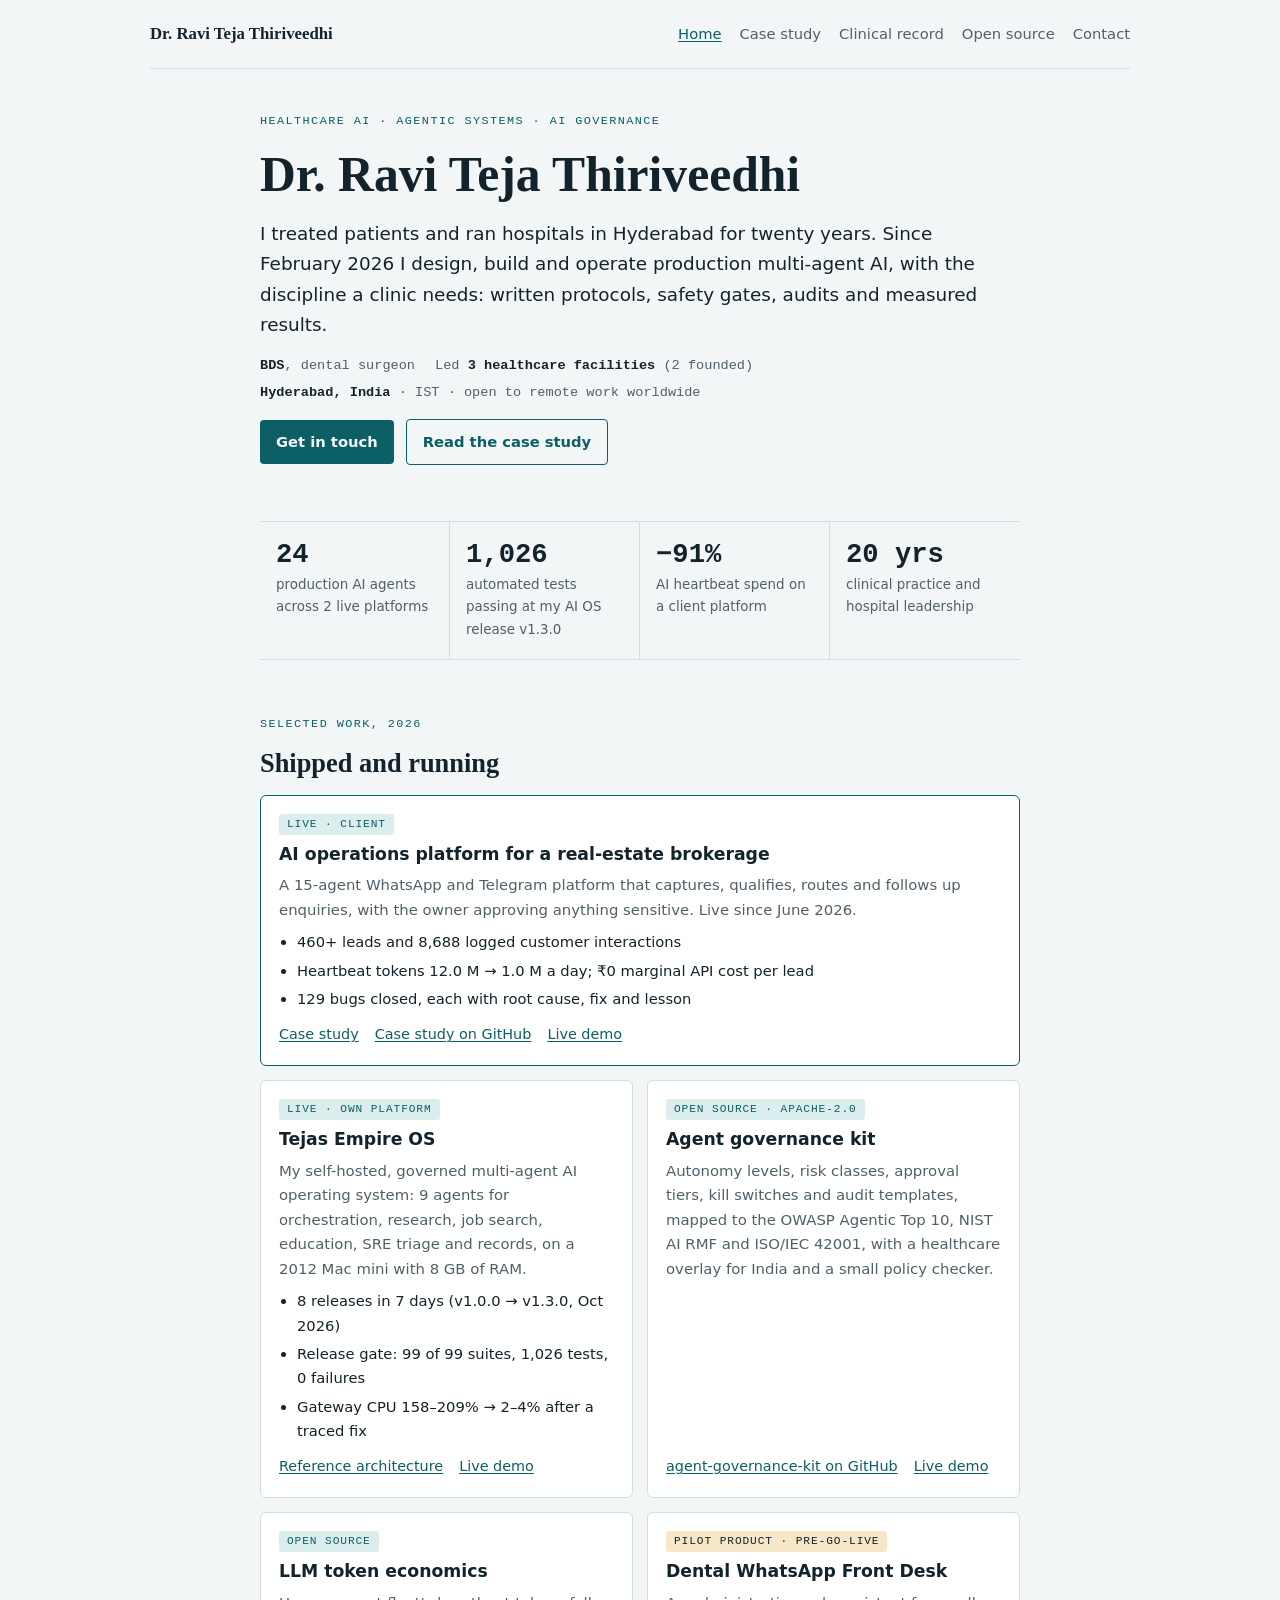
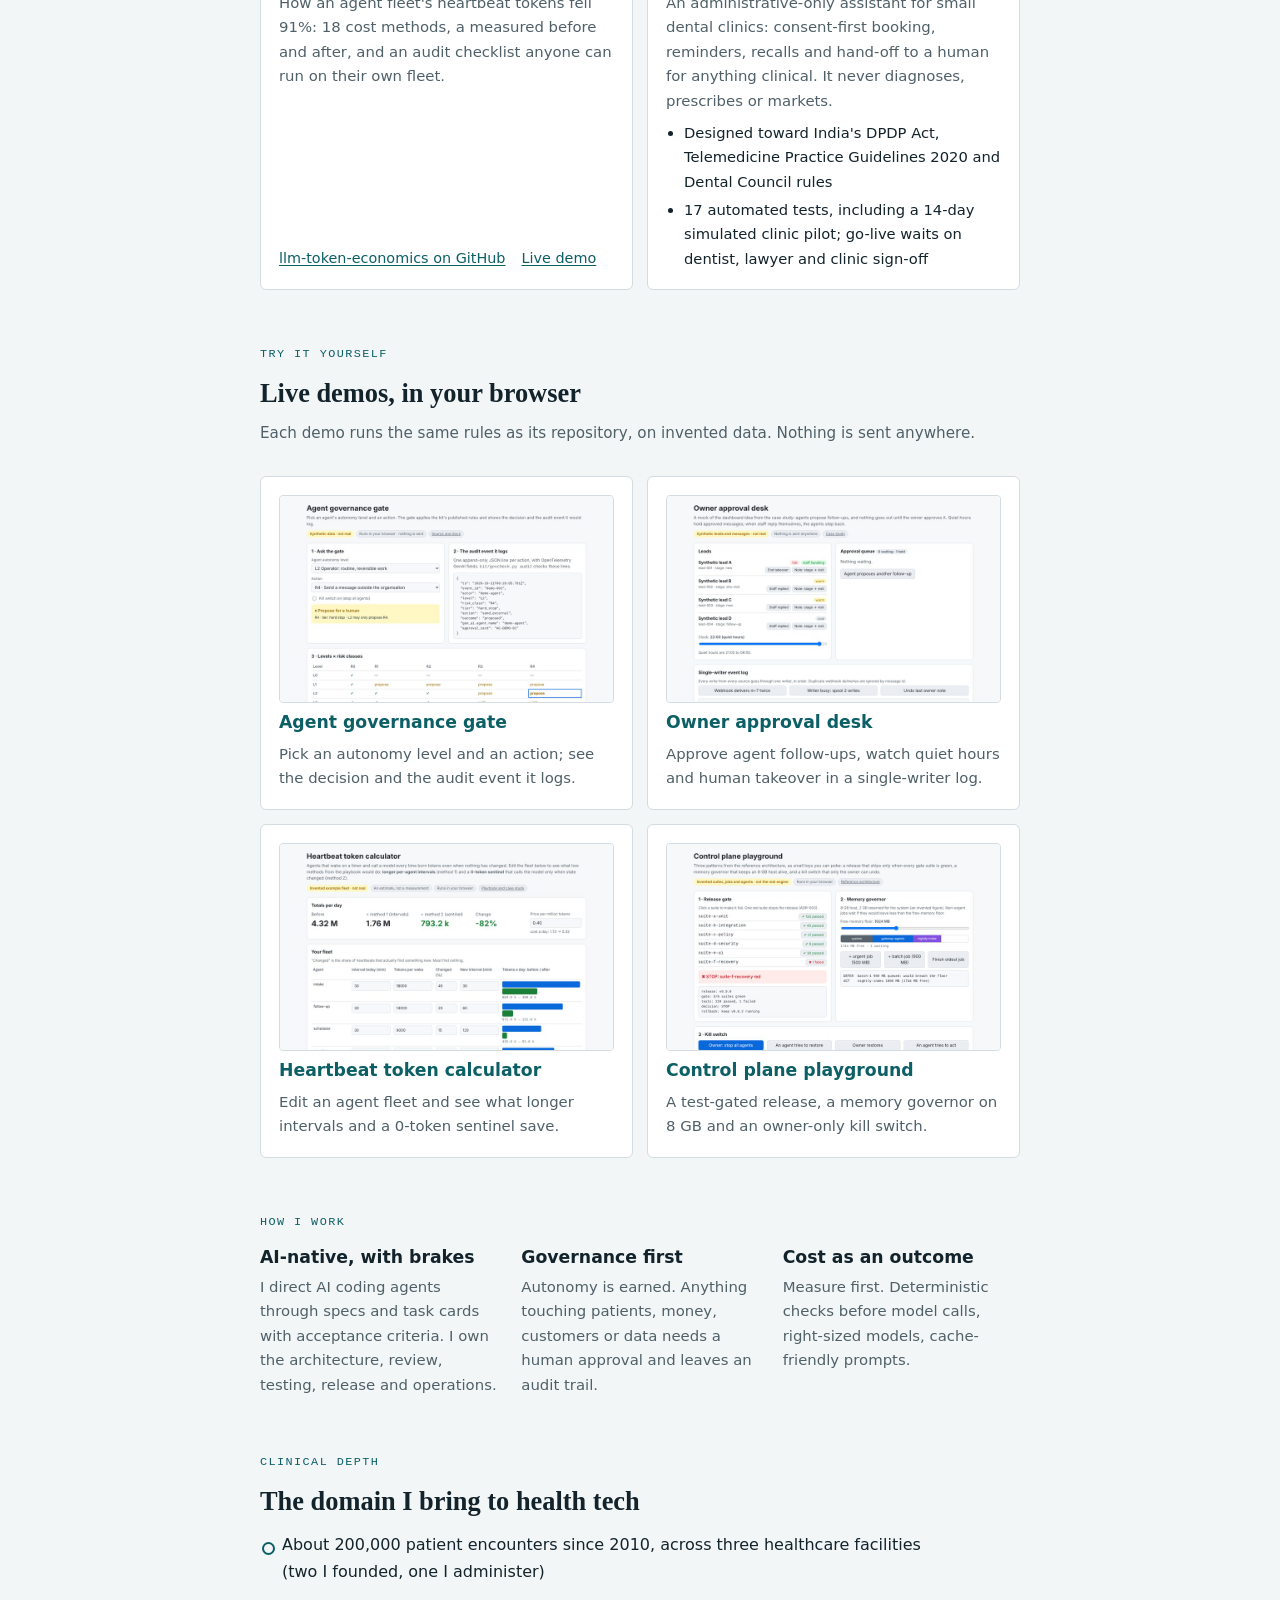
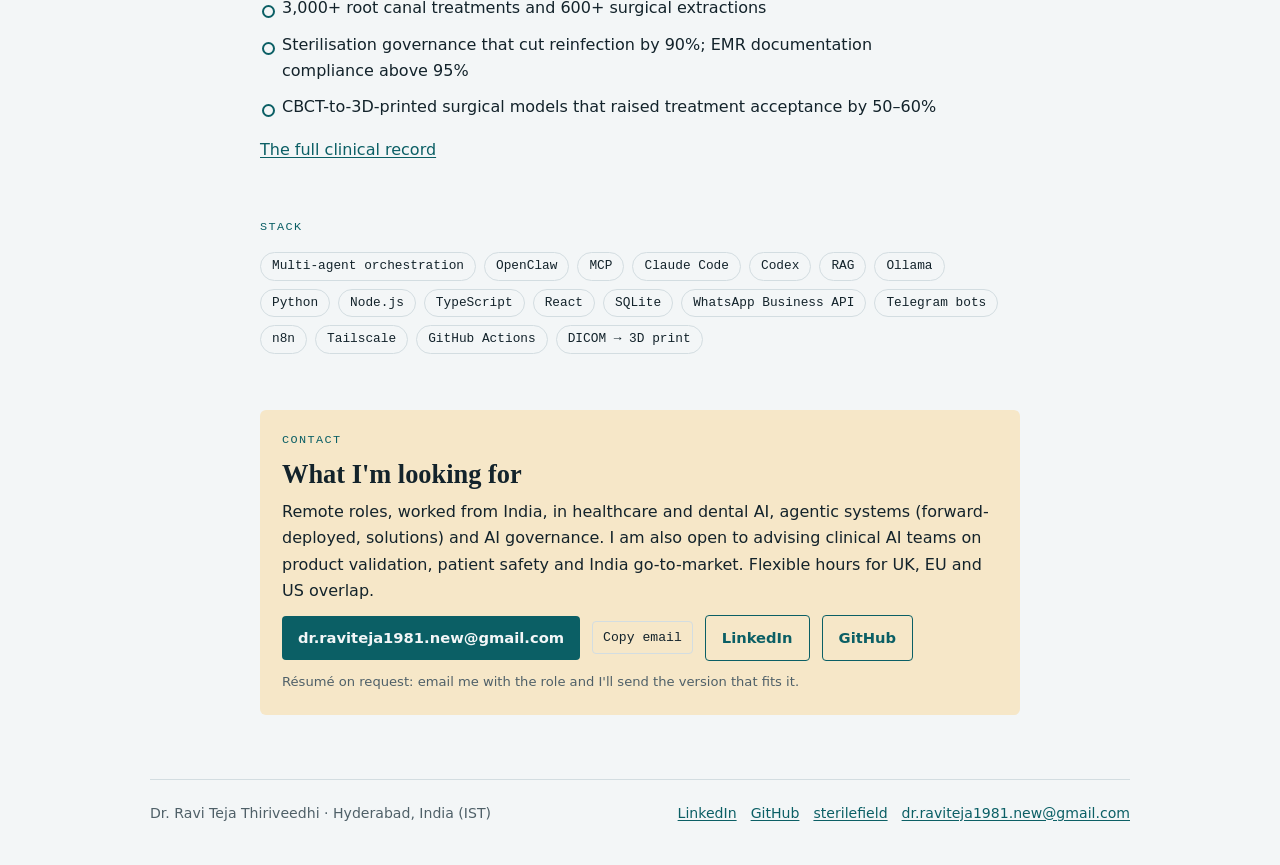
<file: index.html>
<!doctype html>
<html lang="en">
<head>
<meta charset="utf-8">
<meta name="viewport" content="width=device-width,initial-scale=1">
<title>Dr. Ravi Teja Thiriveedhi</title>
<meta name="description" content="Dental surgeon with 20 years of clinical practice and hospital leadership who now designs, builds and operates governed multi-agent AI. Hyderabad, India; open to remote roles.">
<meta name="author" content="Dr. Ravi Teja Thiriveedhi">
<meta name="color-scheme" content="light dark">
<meta name="theme-color" content="#0B5F65">
<link rel="canonical" href="https://raviteja2k2k.github.io/">
<link rel="icon" href="/assets/favicon.svg" type="image/svg+xml">
<link rel="stylesheet" href="/assets/site.css">
<meta property="og:type" content="profile">
<meta property="og:title" content="Dr. Ravi Teja Thiriveedhi">
<meta property="og:description" content="Dental surgeon with 20 years of clinical practice and hospital leadership who now designs, builds and operates governed multi-agent AI. Hyderabad, India; open to remote roles.">
<meta property="og:url" content="https://raviteja2k2k.github.io/">
<meta property="og:image" content="https://raviteja2k2k.github.io/assets/og.png">
<meta property="og:image:width" content="1200">
<meta property="og:image:height" content="630">
<meta property="og:image:alt" content="Dr. Ravi Teja Thiriveedhi: clinician building governed healthcare AI">
<meta name="twitter:card" content="summary_large_image">
<script type="application/ld+json">
{"@context":"https://schema.org","@type":"Person","name":"Dr. Ravi Teja Thiriveedhi","honorificSuffix":"BDS",
"jobTitle":"Healthcare AI and agentic systems builder","url":"https://raviteja2k2k.github.io/","email":"mailto:dr.raviteja1981.new@gmail.com",
"address":{"@type":"PostalAddress","addressLocality":"Hyderabad","addressCountry":"IN"},
"sameAs":["https://www.linkedin.com/in/dr-ravi-teja-thiriveedhi/","https://github.com/Raviteja2k2k"]}
</script>
</head>
<body>
<a class="skip" href="#main">Skip to content</a>
<header class="bar">
  <a class="brand" href="/">Dr. Ravi Teja Thiriveedhi</a>
  <nav class="nav" aria-label="Main"><a href="/" aria-current="page">Home</a><a href="/work/whatsapp-crm/">Case study</a><a href="/clinical/">Clinical record</a><a href="https://github.com/sterilefield">Open source</a><a href="/#contact">Contact</a></nav>
</header>
<main class="wrap" id="main">
  <header class="hero">
    <span class="eyebrow">Healthcare AI · Agentic systems · AI governance</span>
    <h1>Dr. Ravi Teja Thiriveedhi</h1>
    <p class="lede">I treated patients and ran hospitals in Hyderabad for twenty years. Since February 2026 I design, build and operate production multi-agent AI, with the discipline a clinic needs: written protocols, safety gates, audits and measured results.</p>
    <div class="meta"><span><b>BDS</b>, dental surgeon</span><span>Led <b>3 healthcare facilities</b> (2 founded)</span><span><b>Hyderabad, India</b> · IST · open to remote work worldwide</span></div>
    <div class="cta">
      <a class="btn" href="#contact">Get in touch</a>
      <a class="btn ghost" href="/work/whatsapp-crm/">Read the case study</a>
    </div>
  </header>

  <div class="figs wide" role="list" aria-label="Key figures">
    <div class="fig" role="listitem"><span class="n">24</span><span class="l">production AI agents across 2 live platforms</span></div>
    <div class="fig" role="listitem"><span class="n">1,026</span><span class="l">automated tests passing at my AI OS release v1.3.0</span></div>
    <div class="fig" role="listitem"><span class="n">−91%</span><span class="l">AI heartbeat spend on a client platform</span></div>
    <div class="fig" role="listitem"><span class="n">20 yrs</span><span class="l">clinical practice and hospital leadership</span></div>
  </div>

  <section class="wide" aria-labelledby="work">
    <span class="eyebrow">Selected work, 2026</span>
    <h2 id="work">Shipped and running</h2>
    <div class="cards">
      <article class="card lead">
        <span class="tag">Live · Client</span>
        <h3>AI operations platform for a real-estate brokerage</h3>
        <p>A 15-agent WhatsApp and Telegram platform that captures, qualifies, routes and follows up enquiries, with the owner approving anything sensitive. Live since June 2026.</p>
        <ul><li>460+ leads and 8,688 logged customer interactions</li><li>Heartbeat tokens 12.0 M → 1.0 M a day; ₹0 marginal API cost per lead</li><li>129 bugs closed, each with root cause, fix and lesson</li></ul>
        <div class="links"><a href="/work/whatsapp-crm/">Case study</a><a href="https://github.com/sterilefield/whatsapp-agent-case-study">Case study on GitHub</a><a href="https://sterilefield.github.io/whatsapp-agent-case-study/">Live demo</a></div>
      </article>
      <article class="card">
        <span class="tag">Live · Own platform</span>
        <h3>Tejas Empire OS</h3>
        <p>My self-hosted, governed multi-agent AI operating system: 9 agents for orchestration, research, job search, education, SRE triage and records, on a 2012 Mac mini with 8 GB of RAM.</p>
        <ul><li>8 releases in 7 days (v1.0.0 → v1.3.0, Oct 2026)</li><li>Release gate: 99 of 99 suites, 1,026 tests, 0 failures</li><li>Gateway CPU 158–209% → 2–4% after a traced fix</li></ul>
        <div class="links"><a href="https://github.com/sterilefield/empire-os-reference-architecture">Reference architecture</a><a href="https://sterilefield.github.io/empire-os-reference-architecture/">Live demo</a></div>
      </article>
      <article class="card">
        <span class="tag">Open source · Apache-2.0</span>
        <h3>Agent governance kit</h3>
        <p>Autonomy levels, risk classes, approval tiers, kill switches and audit templates, mapped to the OWASP Agentic Top 10, NIST AI RMF and ISO/IEC 42001, with a healthcare overlay for India and a small policy checker.</p>
        <div class="links"><a href="https://github.com/sterilefield/agent-governance-kit">agent-governance-kit on GitHub</a><a href="https://sterilefield.github.io/agent-governance-kit/">Live demo</a></div>
      </article>
      <article class="card">
        <span class="tag">Open source</span>
        <h3>LLM token economics</h3>
        <p>How an agent fleet's heartbeat tokens fell 91%: 18 cost methods, a measured before and after, and an audit checklist anyone can run on their own fleet.</p>
        <div class="links"><a href="https://github.com/sterilefield/llm-token-economics">llm-token-economics on GitHub</a><a href="https://sterilefield.github.io/llm-token-economics/">Live demo</a></div>
      </article>
      <article class="card">
        <span class="tag amber">Pilot product · pre-go-live</span>
        <h3>Dental WhatsApp Front Desk</h3>
        <p>An administrative-only assistant for small dental clinics: consent-first booking, reminders, recalls and hand-off to a human for anything clinical. It never diagnoses, prescribes or markets.</p>
        <ul><li>Designed toward India's DPDP Act, Telemedicine Practice Guidelines 2020 and Dental Council rules</li><li>17 automated tests, including a 14-day simulated clinic pilot; go-live waits on dentist, lawyer and clinic sign-off</li></ul>
      </article>
    </div>
  </section>

  <section class="wide" aria-labelledby="demos">
    <span class="eyebrow">Try it yourself</span>
    <h2 id="demos">Live demos, in your browser</h2>
    <p class="lede-sm">Each demo runs the same rules as its repository, on invented data. Nothing is sent anywhere.</p>
    <div class="cards">
      <a class="card demo" href="https://sterilefield.github.io/agent-governance-kit/">
        <img src="/assets/demos/governance-gate.jpg" alt="Screenshot of the Agent governance gate demo, on invented data" width="800" height="496" loading="lazy">
        <h3>Agent governance gate</h3>
        <p>Pick an autonomy level and an action; see the decision and the audit event it logs.</p>
      </a>
      <a class="card demo" href="https://sterilefield.github.io/whatsapp-agent-case-study/">
        <img src="/assets/demos/approval-desk.jpg" alt="Screenshot of the Owner approval desk demo, on invented data" width="800" height="496" loading="lazy">
        <h3>Owner approval desk</h3>
        <p>Approve agent follow-ups, watch quiet hours and human takeover in a single-writer log.</p>
      </a>
      <a class="card demo" href="https://sterilefield.github.io/llm-token-economics/">
        <img src="/assets/demos/token-calculator.jpg" alt="Screenshot of the Heartbeat token calculator demo, on invented data" width="800" height="496" loading="lazy">
        <h3>Heartbeat token calculator</h3>
        <p>Edit an agent fleet and see what longer intervals and a 0-token sentinel save.</p>
      </a>
      <a class="card demo" href="https://sterilefield.github.io/empire-os-reference-architecture/">
        <img src="/assets/demos/control-plane.jpg" alt="Screenshot of the Control plane playground demo, on invented data" width="800" height="496" loading="lazy">
        <h3>Control plane playground</h3>
        <p>A test-gated release, a memory governor on 8 GB and an owner-only kill switch.</p>
      </a>
    </div>
  </section>

  <section aria-labelledby="how">
    <span class="eyebrow">How I work</span>
    <h2 id="how" class="sr-hidden">How I work</h2>
    <div class="cols3">
      <div><h3>AI-native, with brakes</h3><p>I direct AI coding agents through specs and task cards with acceptance criteria. I own the architecture, review, testing, release and operations.</p></div>
      <div><h3>Governance first</h3><p>Autonomy is earned. Anything touching patients, money, customers or data needs a human approval and leaves an audit trail.</p></div>
      <div><h3>Cost as an outcome</h3><p>Measure first. Deterministic checks before model calls, right-sized models, cache-friendly prompts.</p></div>
    </div>
  </section>

  <section aria-labelledby="clinical">
    <span class="eyebrow">Clinical depth</span>
    <h2 id="clinical">The domain I bring to health tech</h2>
    <ul class="ticks">
      <li>About 200,000 patient encounters since 2010, across three healthcare facilities (two I founded, one I administer)</li>
      <li>3,000+ root canal treatments and 600+ surgical extractions</li>
      <li>Sterilisation governance that cut reinfection by 90%; EMR documentation compliance above 95%</li>
      <li>CBCT-to-3D-printed surgical models that raised treatment acceptance by 50–60%</li>
    </ul>
    <p><a href="/clinical/">The full clinical record</a></p>
  </section>

  <section aria-labelledby="stack">
    <span class="eyebrow">Stack</span>
    <h2 id="stack" class="sr-hidden">Stack</h2>
    <ul class="chips">
      <li>Multi-agent orchestration</li><li>OpenClaw</li><li>MCP</li><li>Claude Code</li><li>Codex</li><li>RAG</li><li>Ollama</li><li>Python</li><li>Node.js</li><li>TypeScript</li><li>React</li><li>SQLite</li><li>WhatsApp Business API</li><li>Telegram bots</li><li>n8n</li><li>Tailscale</li><li>GitHub Actions</li><li>DICOM → 3D print</li>
    </ul>
  </section>

  <section class="bridge" id="contact" aria-labelledby="contact-h">
    <span class="eyebrow">Contact</span>
    <h2 id="contact-h">What I'm looking for</h2>
    <p>Remote roles, worked from India, in healthcare and dental AI, agentic systems (forward-deployed, solutions) and AI governance. I am also open to advising clinical AI teams on product validation, patient safety and India go-to-market. Flexible hours for UK, EU and US overlap.</p>
    <div class="cta">
      <a class="btn" href="mailto:dr.raviteja1981.new@gmail.com?subject=Opportunity%20for%20Dr.%20Ravi%20Teja">dr.raviteja1981.new@gmail.com</a>
      <button class="copy" type="button" data-copy="dr.raviteja1981.new@gmail.com">Copy email</button><span class="sr-hidden" role="status" id="copy-status"></span>
      <a class="btn ghost" href="https://www.linkedin.com/in/dr-ravi-teja-thiriveedhi/" rel="me noopener">LinkedIn</a>
      <a class="btn ghost" href="https://github.com/Raviteja2k2k" rel="me noopener">GitHub</a>
    </div>
    <p class="note">Résumé on request: email me with the role and I'll send the version that fits it.</p>
  </section>
</main>
<footer class="foot">
  <span>Dr. Ravi Teja Thiriveedhi · Hyderabad, India (IST)</span>
  <nav aria-label="Elsewhere"><a href="https://www.linkedin.com/in/dr-ravi-teja-thiriveedhi/" rel="me noopener">LinkedIn</a><a href="https://github.com/Raviteja2k2k" rel="me noopener">GitHub</a><a href="https://github.com/sterilefield" rel="noopener">sterilefield</a><a href="mailto:dr.raviteja1981.new@gmail.com">dr.raviteja1981.new@gmail.com</a></nav>
</footer>
<script src="/assets/site.js" defer></script>
</body>
</html>
</file>
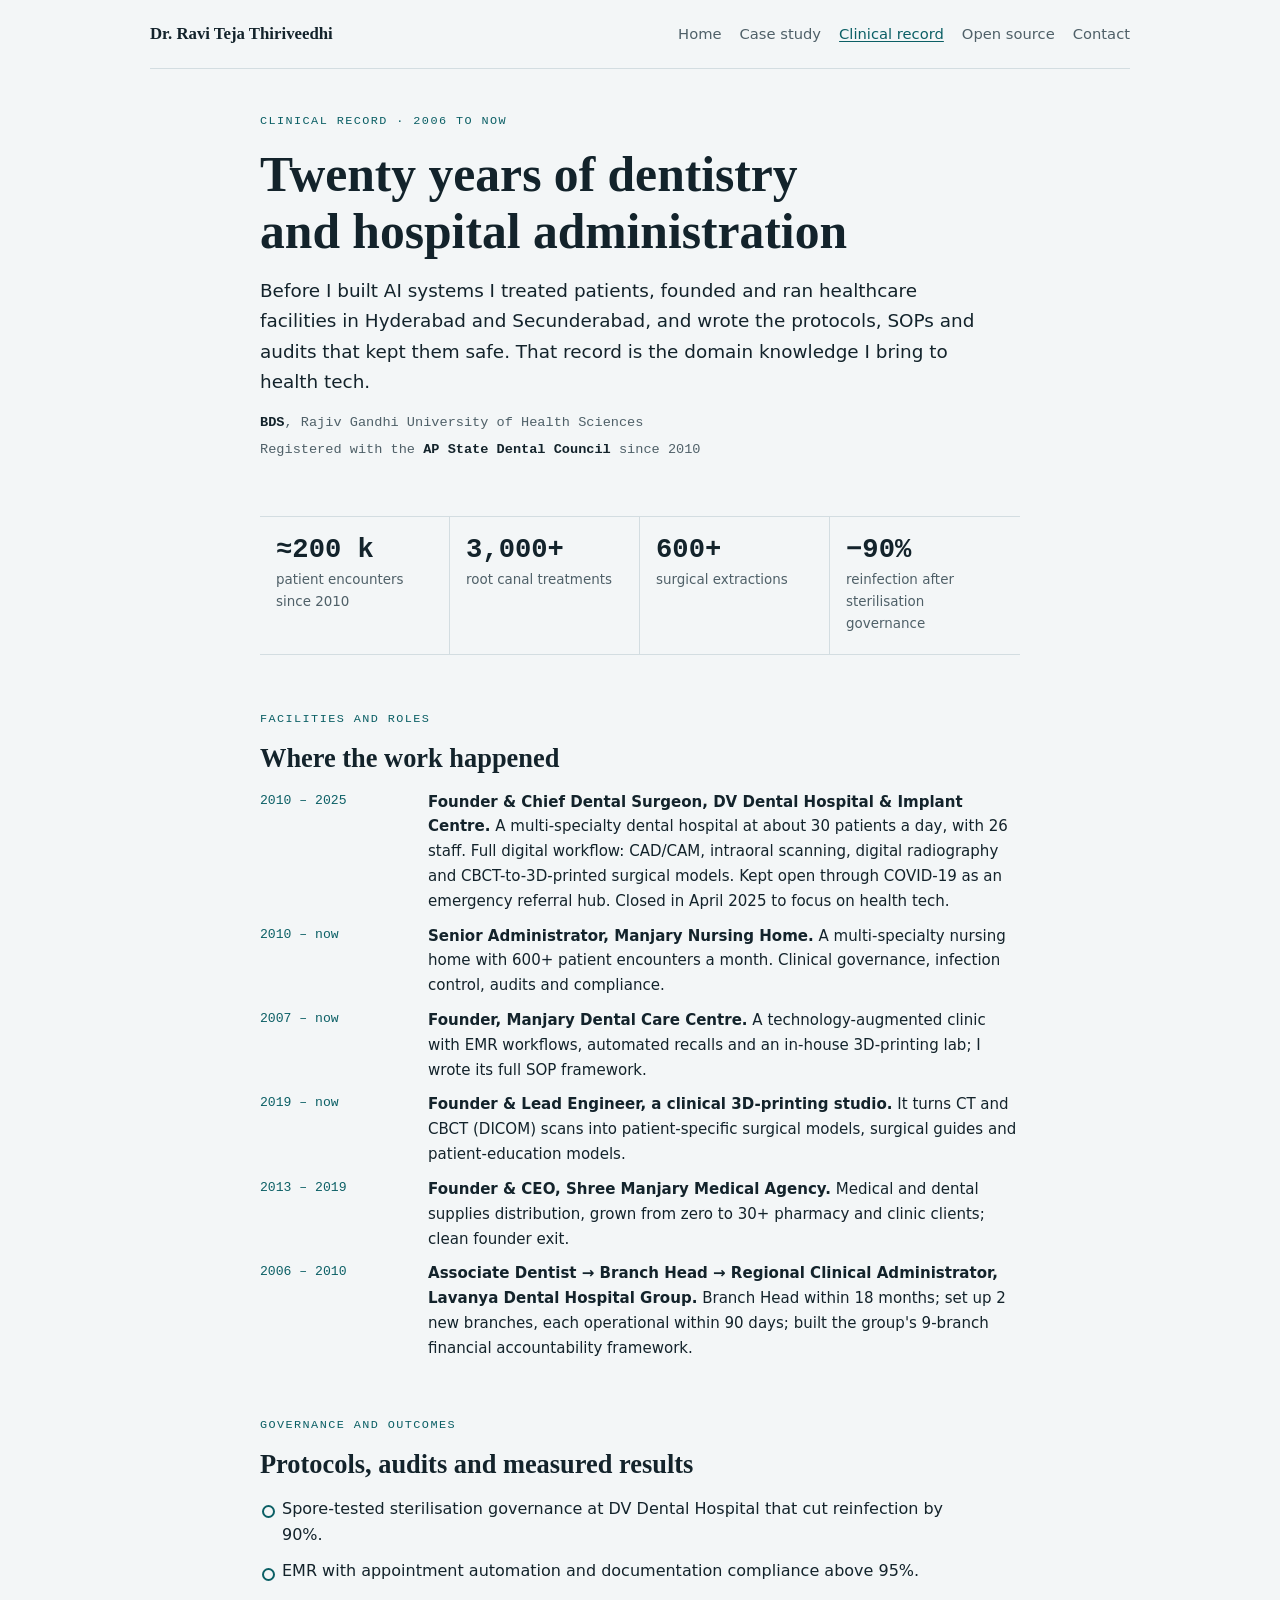
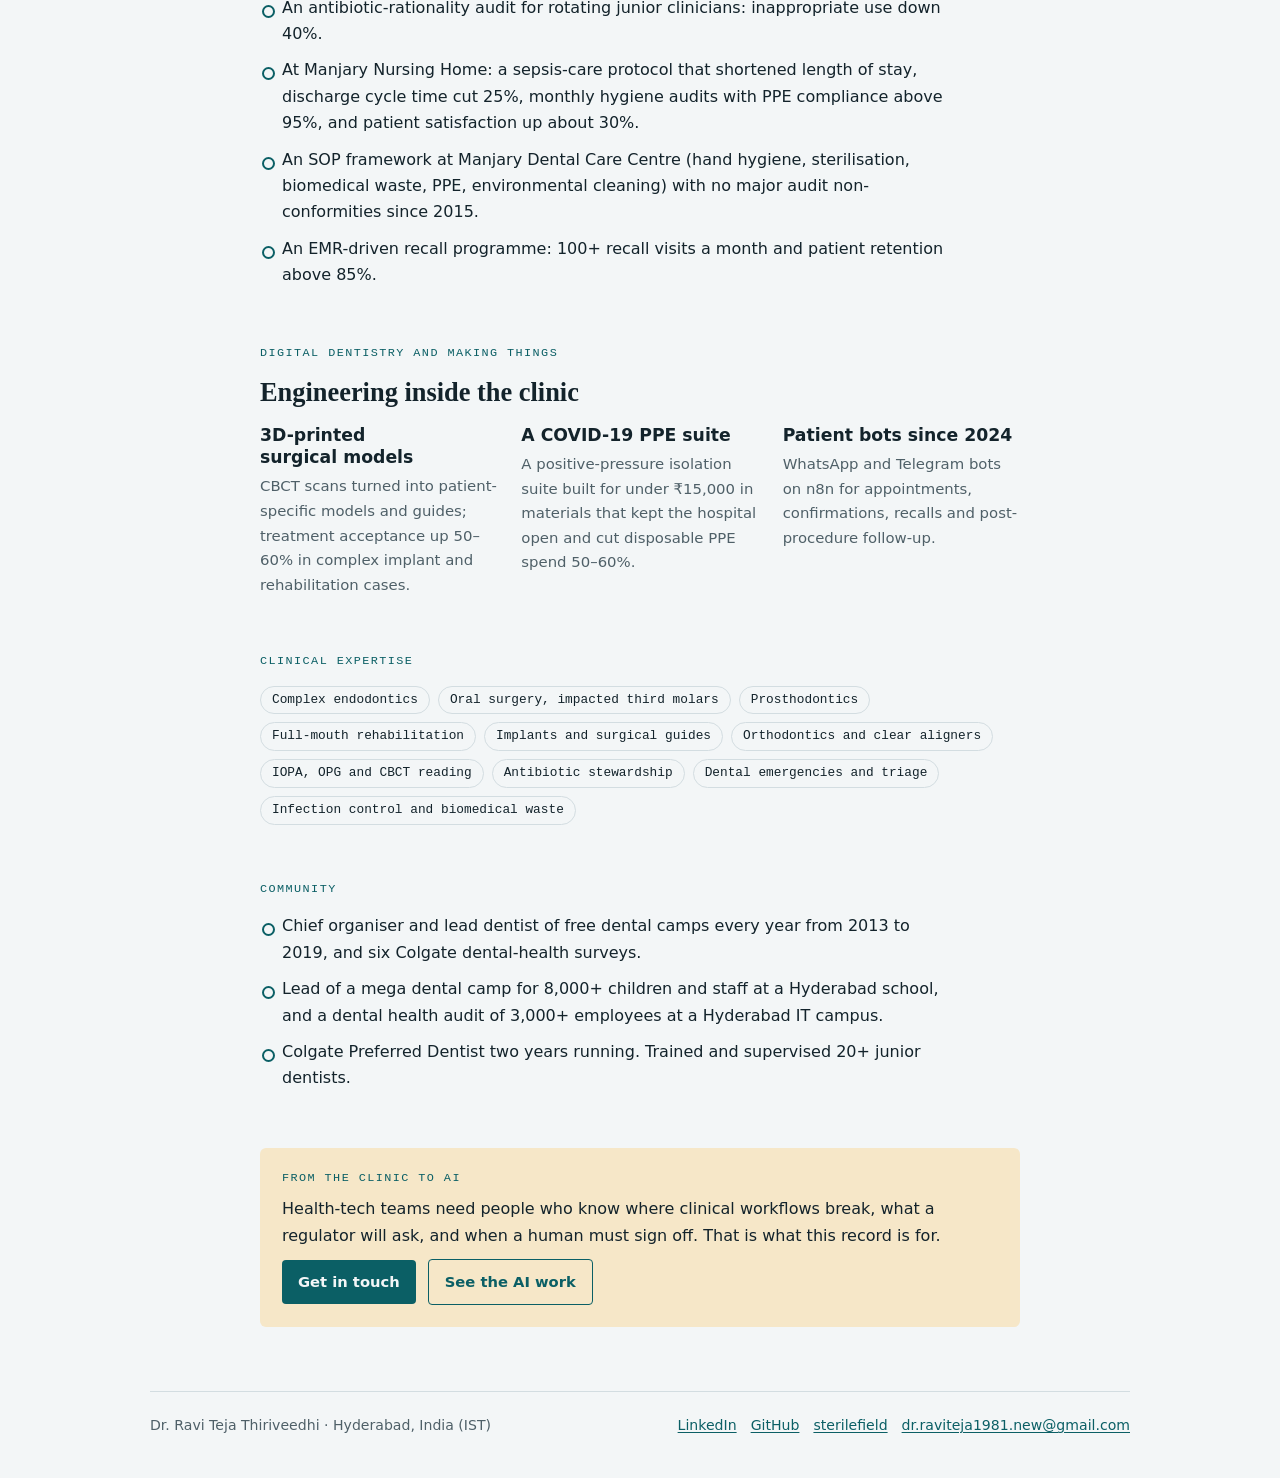
<file: clinical/index.html>
<!doctype html>
<html lang="en">
<head>
<meta charset="utf-8">
<meta name="viewport" content="width=device-width,initial-scale=1">
<title>Clinical record · Dr. Ravi Teja Thiriveedhi</title>
<meta name="description" content="Twenty years of dentistry and hospital administration in Hyderabad: facilities, volumes, SOPs and audits, and the digital and 3D-printing workflows behind them.">
<meta name="author" content="Dr. Ravi Teja Thiriveedhi">
<meta name="color-scheme" content="light dark">
<meta name="theme-color" content="#0B5F65">
<link rel="canonical" href="https://raviteja2k2k.github.io/clinical/">
<link rel="icon" href="/assets/favicon.svg" type="image/svg+xml">
<link rel="stylesheet" href="/assets/site.css">
<meta property="og:type" content="article">
<meta property="og:title" content="Clinical record · Dr. Ravi Teja Thiriveedhi">
<meta property="og:description" content="Twenty years of dentistry and hospital administration in Hyderabad: facilities, volumes, SOPs and audits, and the digital and 3D-printing workflows behind them.">
<meta property="og:url" content="https://raviteja2k2k.github.io/clinical/">
<meta property="og:image" content="https://raviteja2k2k.github.io/assets/og.png">
<meta property="og:image:width" content="1200">
<meta property="og:image:height" content="630">
<meta property="og:image:alt" content="Dr. Ravi Teja Thiriveedhi: clinician building governed healthcare AI">
<meta name="twitter:card" content="summary_large_image">
</head>
<body>
<a class="skip" href="#main">Skip to content</a>
<header class="bar">
  <a class="brand" href="/">Dr. Ravi Teja Thiriveedhi</a>
  <nav class="nav" aria-label="Main"><a href="/">Home</a><a href="/work/whatsapp-crm/">Case study</a><a href="/clinical/" aria-current="page">Clinical record</a><a href="https://github.com/sterilefield">Open source</a><a href="/#contact">Contact</a></nav>
</header>
<main class="wrap" id="main">
  <header class="hero">
    <span class="eyebrow">Clinical record · 2006 to now</span>
    <h1>Twenty years of dentistry and hospital administration</h1>
    <p class="lede">Before I built AI systems I treated patients, founded and ran healthcare facilities in Hyderabad and Secunderabad, and wrote the protocols, SOPs and audits that kept them safe. That record is the domain knowledge I bring to health tech.</p>
    <div class="meta"><span><b>BDS</b>, Rajiv Gandhi University of Health Sciences</span><span>Registered with the <b>AP State Dental Council</b> since 2010</span></div>
  </header>

  <div class="figs wide" role="list" aria-label="Clinical figures">
    <div class="fig" role="listitem"><span class="n">≈200 k</span><span class="l">patient encounters since 2010</span></div>
    <div class="fig" role="listitem"><span class="n">3,000+</span><span class="l">root canal treatments</span></div>
    <div class="fig" role="listitem"><span class="n">600+</span><span class="l">surgical extractions</span></div>
    <div class="fig" role="listitem"><span class="n">−90%</span><span class="l">reinfection after sterilisation governance</span></div>
  </div>

  <section aria-labelledby="roles">
    <span class="eyebrow">Facilities and roles</span>
    <h2 id="roles">Where the work happened</h2>
    <dl class="timeline">
      <dt>2010 – 2025</dt>
      <dd><b>Founder &amp; Chief Dental Surgeon, DV Dental Hospital &amp; Implant Centre.</b> A multi-specialty dental hospital at about 30 patients a day, with 26 staff. Full digital workflow: CAD/CAM, intraoral scanning, digital radiography and CBCT-to-3D-printed surgical models. Kept open through COVID-19 as an emergency referral hub. Closed in April 2025 to focus on health tech.</dd>
      <dt>2010 – now</dt>
      <dd><b>Senior Administrator, Manjary Nursing Home.</b> A multi-specialty nursing home with 600+ patient encounters a month. Clinical governance, infection control, audits and compliance.</dd>
      <dt>2007 – now</dt>
      <dd><b>Founder, Manjary Dental Care Centre.</b> A technology-augmented clinic with EMR workflows, automated recalls and an in-house 3D-printing lab; I wrote its full SOP framework.</dd>
      <dt>2019 – now</dt>
      <dd><b>Founder &amp; Lead Engineer, a clinical 3D-printing studio.</b> It turns CT and CBCT (DICOM) scans into patient-specific surgical models, surgical guides and patient-education models.</dd>
      <dt>2013 – 2019</dt>
      <dd><b>Founder &amp; CEO, Shree Manjary Medical Agency.</b> Medical and dental supplies distribution, grown from zero to 30+ pharmacy and clinic clients; clean founder exit.</dd>
      <dt>2006 – 2010</dt>
      <dd><b>Associate Dentist → Branch Head → Regional Clinical Administrator, Lavanya Dental Hospital Group.</b> Branch Head within 18 months; set up 2 new branches, each operational within 90 days; built the group's 9-branch financial accountability framework.</dd>
    </dl>
  </section>

  <section aria-labelledby="gov">
    <span class="eyebrow">Governance and outcomes</span>
    <h2 id="gov">Protocols, audits and measured results</h2>
    <ul class="ticks">
      <li>Spore-tested sterilisation governance at DV Dental Hospital that cut reinfection by 90%.</li>
      <li>EMR with appointment automation and documentation compliance above 95%.</li>
      <li>An antibiotic-rationality audit for rotating junior clinicians: inappropriate use down 40%.</li>
      <li>At Manjary Nursing Home: a sepsis-care protocol that shortened length of stay, discharge cycle time cut 25%, monthly hygiene audits with PPE compliance above 95%, and patient satisfaction up about 30%.</li>
      <li>An SOP framework at Manjary Dental Care Centre (hand hygiene, sterilisation, biomedical waste, PPE, environmental cleaning) with no major audit non-conformities since 2015.</li>
      <li>An EMR-driven recall programme: 100+ recall visits a month and patient retention above 85%.</li>
    </ul>
  </section>

  <section aria-labelledby="digital">
    <span class="eyebrow">Digital dentistry and making things</span>
    <h2 id="digital">Engineering inside the clinic</h2>
    <div class="cols3">
      <div><h3>3D-printed surgical models</h3><p>CBCT scans turned into patient-specific models and guides; treatment acceptance up 50–60% in complex implant and rehabilitation cases.</p></div>
      <div><h3>A COVID-19 PPE suite</h3><p>A positive-pressure isolation suite built for under ₹15,000 in materials that kept the hospital open and cut disposable PPE spend 50–60%.</p></div>
      <div><h3>Patient bots since 2024</h3><p>WhatsApp and Telegram bots on n8n for appointments, confirmations, recalls and post-procedure follow-up.</p></div>
    </div>
  </section>

  <section aria-labelledby="exp">
    <span class="eyebrow">Clinical expertise</span>
    <h2 id="exp" class="sr-hidden">Clinical expertise</h2>
    <ul class="chips">
      <li>Complex endodontics</li><li>Oral surgery, impacted third molars</li><li>Prosthodontics</li><li>Full-mouth rehabilitation</li><li>Implants and surgical guides</li><li>Orthodontics and clear aligners</li><li>IOPA, OPG and CBCT reading</li><li>Antibiotic stewardship</li><li>Dental emergencies and triage</li><li>Infection control and biomedical waste</li>
    </ul>
  </section>

  <section aria-labelledby="community">
    <span class="eyebrow">Community</span>
    <h2 id="community" class="sr-hidden">Community</h2>
    <ul class="ticks">
      <li>Chief organiser and lead dentist of free dental camps every year from 2013 to 2019, and six Colgate dental-health surveys.</li>
      <li>Lead of a mega dental camp for 8,000+ children and staff at a Hyderabad school, and a dental health audit of 3,000+ employees at a Hyderabad IT campus.</li>
      <li>Colgate Preferred Dentist two years running. Trained and supervised 20+ junior dentists.</li>
    </ul>
  </section>

  <div class="bridge">
    <span class="eyebrow">From the clinic to AI</span>
    <h2 class="sr-hidden">From the clinic to AI</h2>
    <p>Health-tech teams need people who know where clinical workflows break, what a regulator will ask, and when a human must sign off. That is what this record is for.</p>
    <div class="cta"><a class="btn" href="/#contact">Get in touch</a><a class="btn ghost" href="/work/whatsapp-crm/">See the AI work</a></div>
  </div>
</main>
<footer class="foot">
  <span>Dr. Ravi Teja Thiriveedhi · Hyderabad, India (IST)</span>
  <nav aria-label="Elsewhere"><a href="https://www.linkedin.com/in/dr-ravi-teja-thiriveedhi/" rel="me noopener">LinkedIn</a><a href="https://github.com/Raviteja2k2k" rel="me noopener">GitHub</a><a href="https://github.com/sterilefield" rel="noopener">sterilefield</a><a href="mailto:dr.raviteja1981.new@gmail.com">dr.raviteja1981.new@gmail.com</a></nav>
</footer>
<script src="/assets/site.js" defer></script>
</body>
</html>
</file>
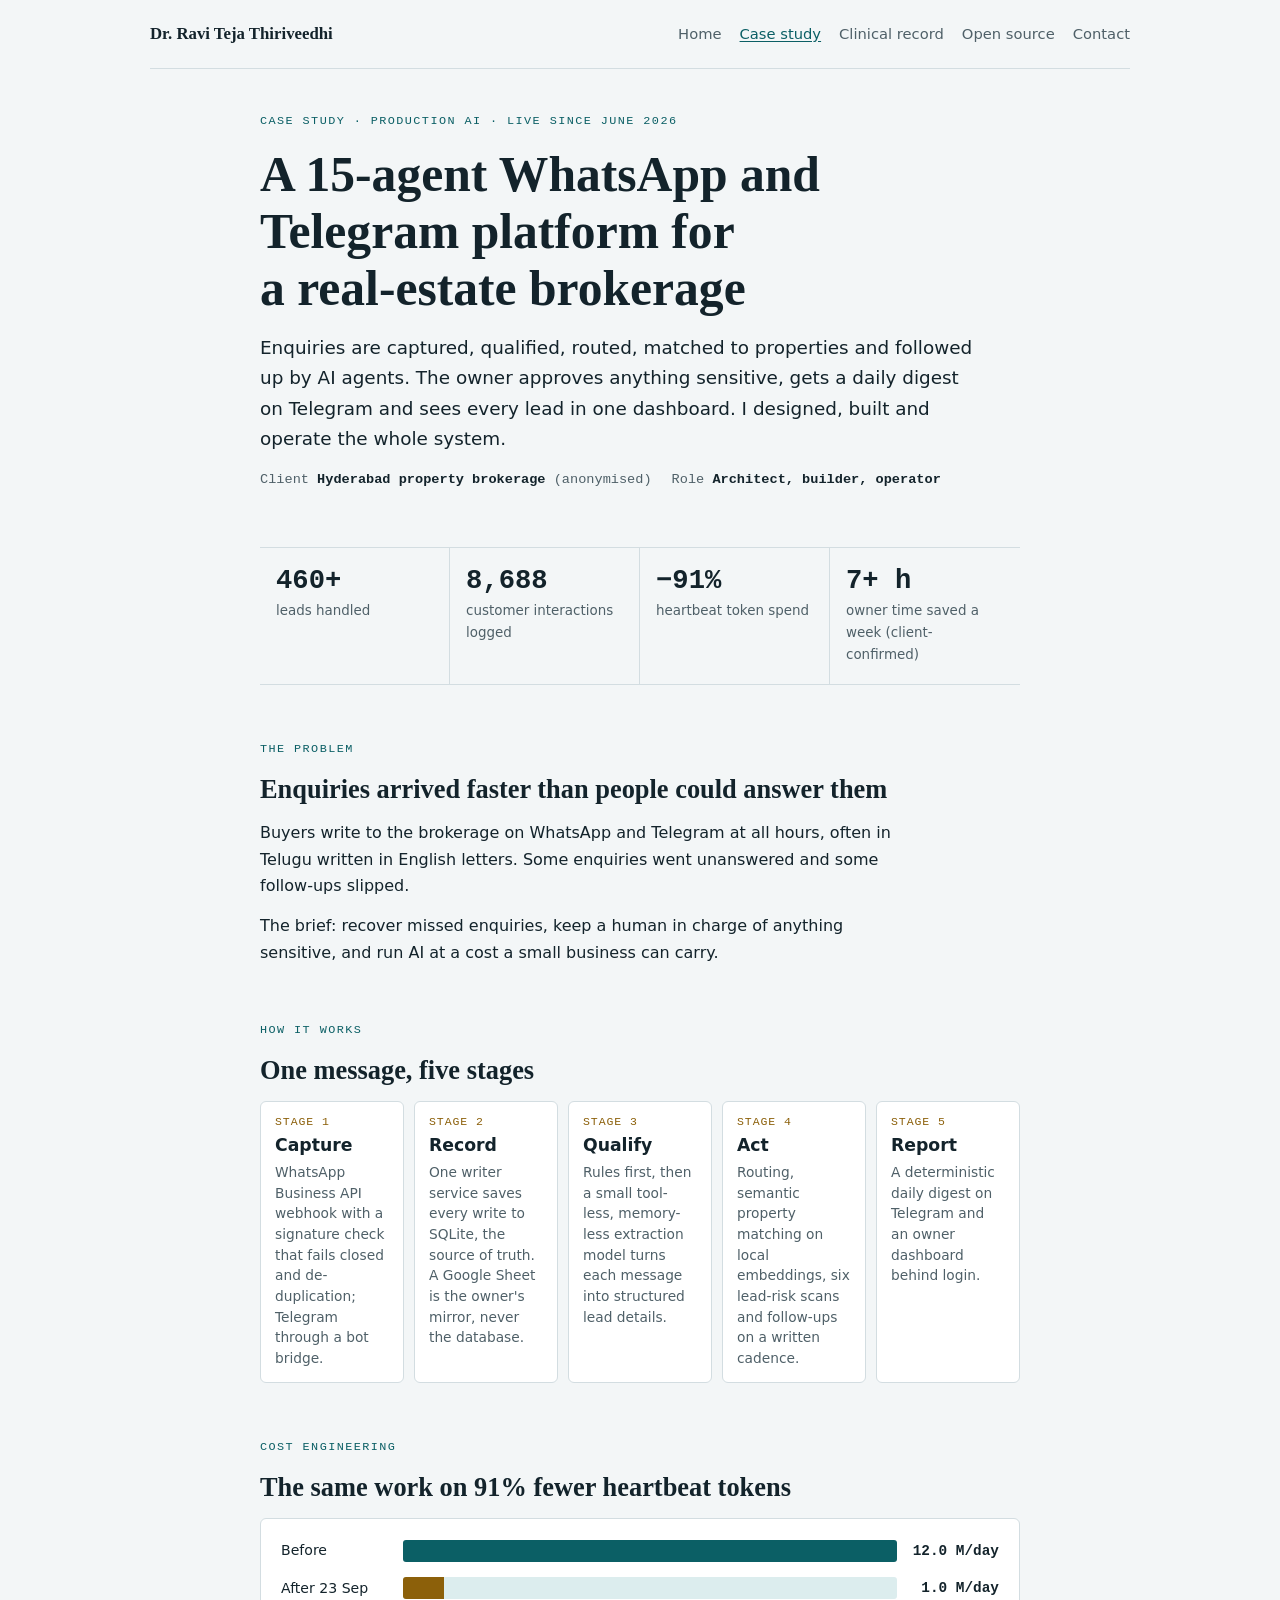
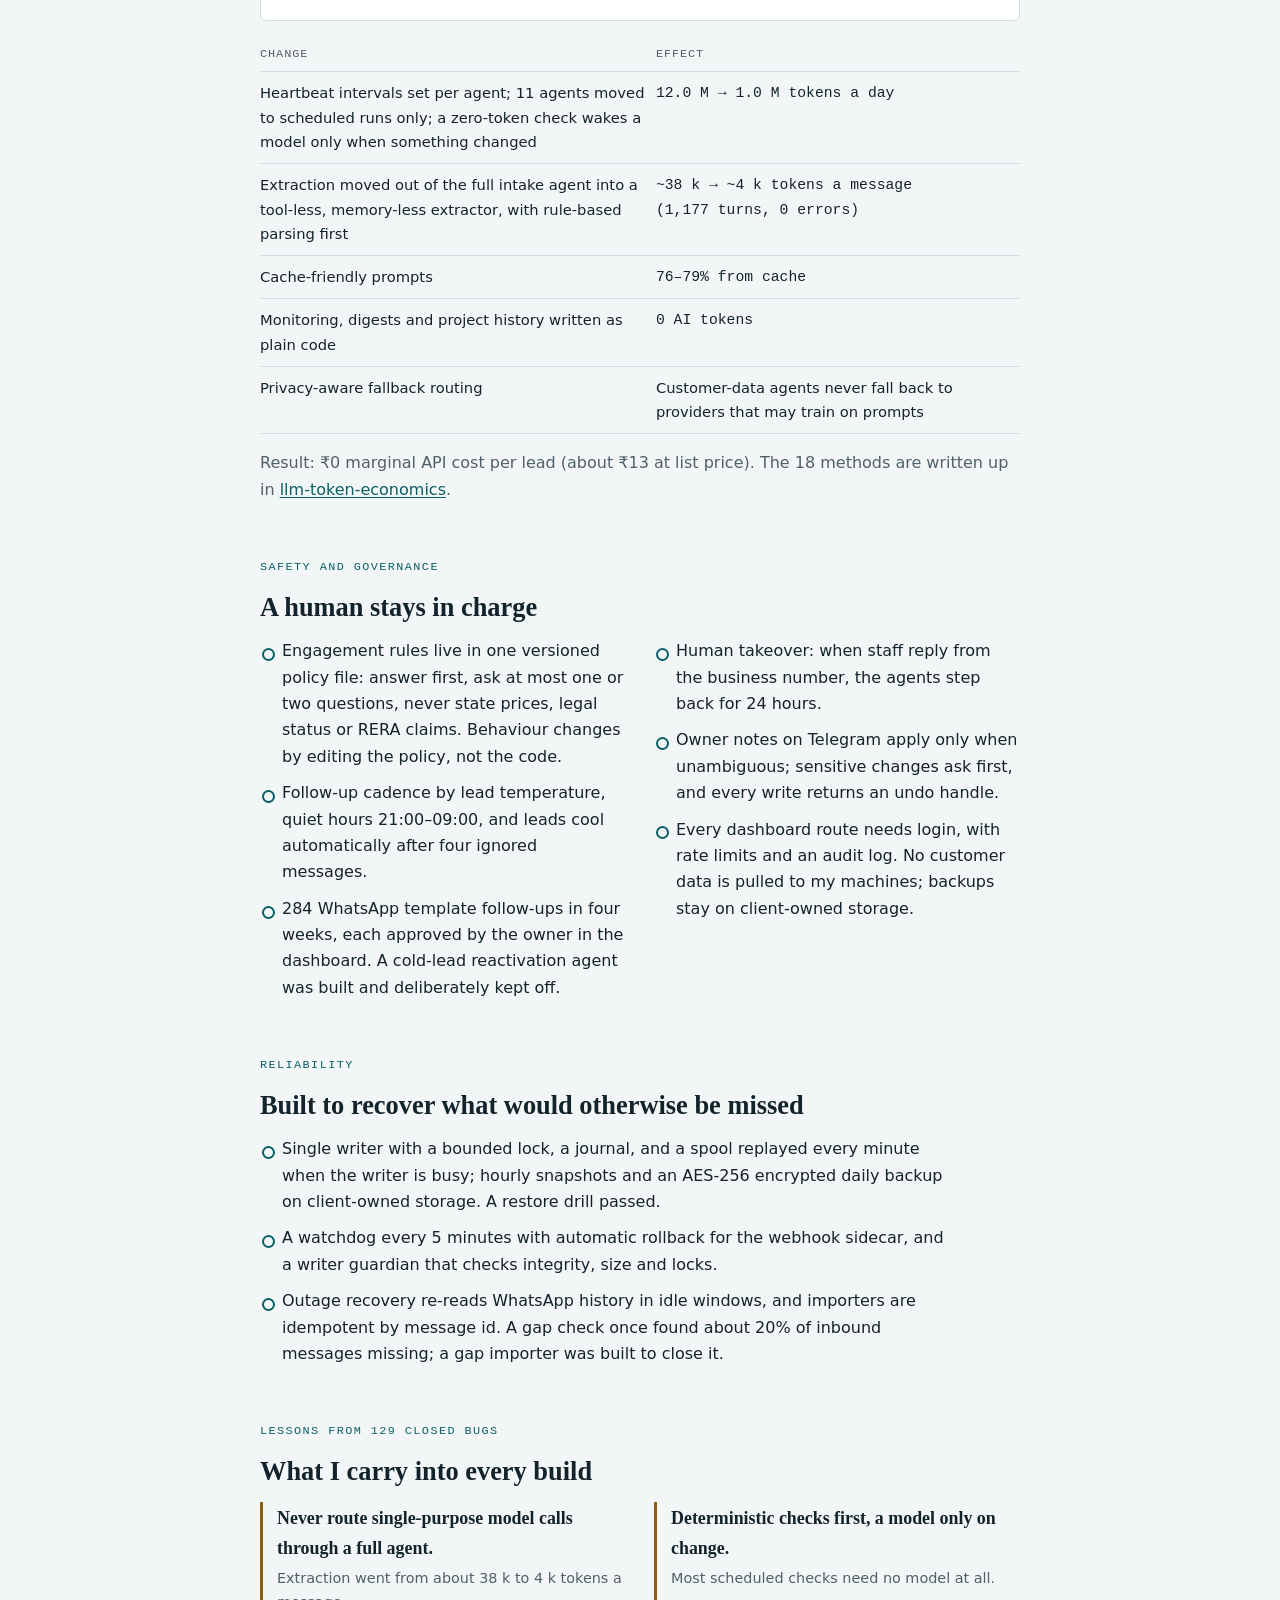
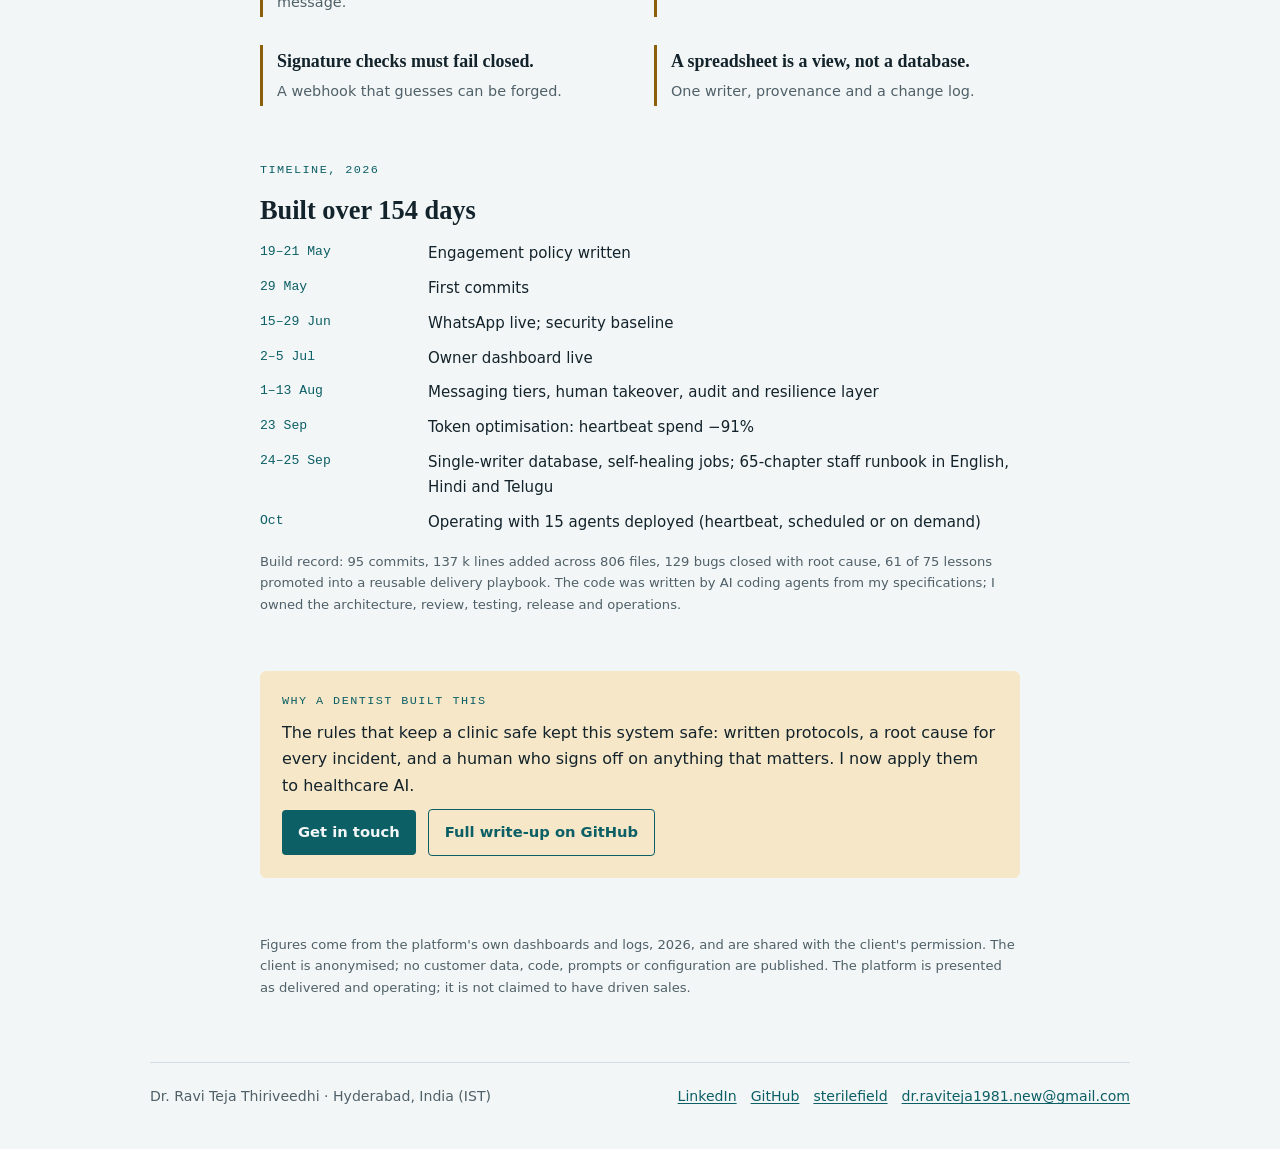
<file: work/whatsapp-crm/index.html>
<!doctype html>
<html lang="en">
<head>
<meta charset="utf-8">
<meta name="viewport" content="width=device-width,initial-scale=1">
<title>Case study: a 15-agent WhatsApp and Telegram platform</title>
<meta name="description" content="How a 15-agent WhatsApp and Telegram operations platform for a Hyderabad real-estate brokerage was built: single-writer data spine, owner approvals, and heartbeat tokens cut 91%.">
<meta name="author" content="Dr. Ravi Teja Thiriveedhi">
<meta name="color-scheme" content="light dark">
<meta name="theme-color" content="#0B5F65">
<link rel="canonical" href="https://raviteja2k2k.github.io/work/whatsapp-crm/">
<link rel="icon" href="/assets/favicon.svg" type="image/svg+xml">
<link rel="stylesheet" href="/assets/site.css">
<meta property="og:type" content="article">
<meta property="og:title" content="Case study: a 15-agent WhatsApp and Telegram platform">
<meta property="og:description" content="How a 15-agent WhatsApp and Telegram operations platform for a Hyderabad real-estate brokerage was built: single-writer data spine, owner approvals, and heartbeat tokens cut 91%.">
<meta property="og:url" content="https://raviteja2k2k.github.io/work/whatsapp-crm/">
<meta property="og:image" content="https://raviteja2k2k.github.io/assets/og.png">
<meta property="og:image:width" content="1200">
<meta property="og:image:height" content="630">
<meta property="og:image:alt" content="Dr. Ravi Teja Thiriveedhi: clinician building governed healthcare AI">
<meta name="twitter:card" content="summary_large_image">
</head>
<body>
<a class="skip" href="#main">Skip to content</a>
<header class="bar">
  <a class="brand" href="/">Dr. Ravi Teja Thiriveedhi</a>
  <nav class="nav" aria-label="Main"><a href="/">Home</a><a href="/work/whatsapp-crm/" aria-current="page">Case study</a><a href="/clinical/">Clinical record</a><a href="https://github.com/sterilefield">Open source</a><a href="/#contact">Contact</a></nav>
</header>
<main class="wrap" id="main">
  <header class="hero">
    <span class="eyebrow">Case study · Production AI · Live since June 2026</span>
    <h1>A 15-agent WhatsApp and Telegram platform for a real-estate brokerage</h1>
    <p class="lede">Enquiries are captured, qualified, routed, matched to properties and followed up by AI agents. The owner approves anything sensitive, gets a daily digest on Telegram and sees every lead in one dashboard. I designed, built and operate the whole system.</p>
    <div class="meta"><span>Client <b>Hyderabad property brokerage</b> (anonymised)</span><span>Role <b>Architect, builder, operator</b></span></div>
  </header>

  <div class="figs wide" role="list" aria-label="Key figures">
    <div class="fig" role="listitem"><span class="n">460+</span><span class="l">leads handled</span></div>
    <div class="fig" role="listitem"><span class="n">8,688</span><span class="l">customer interactions logged</span></div>
    <div class="fig" role="listitem"><span class="n">−91%</span><span class="l">heartbeat token spend</span></div>
    <div class="fig" role="listitem"><span class="n">7+ h</span><span class="l">owner time saved a week (client-confirmed)</span></div>
  </div>

  <section aria-labelledby="problem">
    <span class="eyebrow">The problem</span>
    <h2 id="problem">Enquiries arrived faster than people could answer them</h2>
    <div class="prose">
      <p>Buyers write to the brokerage on WhatsApp and Telegram at all hours, often in Telugu written in English letters. Some enquiries went unanswered and some follow-ups slipped.</p>
      <p>The brief: recover missed enquiries, keep a human in charge of anything sensitive, and run AI at a cost a small business can carry.</p>
    </div>
  </section>

  <section class="wide" aria-labelledby="flow">
    <span class="eyebrow">How it works</span>
    <h2 id="flow">One message, five stages</h2>
    <ol class="flow">
      <li><span class="k">STAGE 1</span><h3>Capture</h3><p>WhatsApp Business API webhook with a signature check that fails closed and de-duplication; Telegram through a bot bridge.</p></li>
      <li><span class="k">STAGE 2</span><h3>Record</h3><p>One writer service saves every write to SQLite, the source of truth. A Google Sheet is the owner's mirror, never the database.</p></li>
      <li><span class="k">STAGE 3</span><h3>Qualify</h3><p>Rules first, then a small tool-less, memory-less extraction model turns each message into structured lead details.</p></li>
      <li><span class="k">STAGE 4</span><h3>Act</h3><p>Routing, semantic property matching on local embeddings, six lead-risk scans and follow-ups on a written cadence.</p></li>
      <li><span class="k">STAGE 5</span><h3>Report</h3><p>A deterministic daily digest on Telegram and an owner dashboard behind login.</p></li>
    </ol>
  </section>

  <section aria-labelledby="cost">
    <span class="eyebrow">Cost engineering</span>
    <h2 id="cost">The same work on 91% fewer heartbeat tokens</h2>
    <div class="chart" role="img" aria-label="Heartbeat tokens per day fell from 12.0 million to 1.0 million">
      <div class="bar-row"><span>Before</span><div class="track"><div class="fill" style="width:100%"></div></div><span class="v">12.0 M/day</span></div>
      <div class="bar-row"><span>After 23 Sep</span><div class="track"><div class="fill after" style="width:8.33%"></div></div><span class="v">1.0 M/day</span></div>
    </div>
    <div class="tbl-wrap"><table>
      <thead><tr><th scope="col">Change</th><th scope="col">Effect</th></tr></thead>
      <tbody>
        <tr><td>Heartbeat intervals set per agent; 11 agents moved to scheduled runs only; a zero-token check wakes a model only when something changed</td><td class="num">12.0 M → 1.0 M tokens a day</td></tr>
        <tr><td>Extraction moved out of the full intake agent into a tool-less, memory-less extractor, with rule-based parsing first</td><td class="num">~38 k → ~4 k tokens a message<br>(1,177 turns, 0 errors)</td></tr>
        <tr><td>Cache-friendly prompts</td><td class="num">76–79% from cache</td></tr>
        <tr><td>Monitoring, digests and project history written as plain code</td><td class="num">0 AI tokens</td></tr>
        <tr><td>Privacy-aware fallback routing</td><td>Customer-data agents never fall back to providers that may train on prompts</td></tr>
      </tbody>
    </table></div>
    <p class="muted">Result: ₹0 marginal API cost per lead (about ₹13 at list price). The 18 methods are written up in <a href="https://github.com/sterilefield/llm-token-economics">llm-token-economics</a>.</p>
  </section>

  <section aria-labelledby="human">
    <span class="eyebrow">Safety and governance</span>
    <h2 id="human">A human stays in charge</h2>
    <div class="two">
      <ul class="ticks">
        <li>Engagement rules live in one versioned policy file: answer first, ask at most one or two questions, never state prices, legal status or RERA claims. Behaviour changes by editing the policy, not the code.</li>
        <li>Follow-up cadence by lead temperature, quiet hours 21:00–09:00, and leads cool automatically after four ignored messages.</li>
        <li>284 WhatsApp template follow-ups in four weeks, each approved by the owner in the dashboard. A cold-lead reactivation agent was built and deliberately kept off.</li>
      </ul>
      <ul class="ticks">
        <li>Human takeover: when staff reply from the business number, the agents step back for 24 hours.</li>
        <li>Owner notes on Telegram apply only when unambiguous; sensitive changes ask first, and every write returns an undo handle.</li>
        <li>Every dashboard route needs login, with rate limits and an audit log. No customer data is pulled to my machines; backups stay on client-owned storage.</li>
      </ul>
    </div>
  </section>

  <section aria-labelledby="rel">
    <span class="eyebrow">Reliability</span>
    <h2 id="rel">Built to recover what would otherwise be missed</h2>
    <ul class="ticks">
      <li>Single writer with a bounded lock, a journal, and a spool replayed every minute when the writer is busy; hourly snapshots and an AES-256 encrypted daily backup on client-owned storage. A restore drill passed.</li>
      <li>A watchdog every 5 minutes with automatic rollback for the webhook sidecar, and a writer guardian that checks integrity, size and locks.</li>
      <li>Outage recovery re-reads WhatsApp history in idle windows, and importers are idempotent by message id. A gap check once found about 20% of inbound messages missing; a gap importer was built to close it.</li>
    </ul>
  </section>

  <section aria-labelledby="lessons">
    <span class="eyebrow">Lessons from 129 closed bugs</span>
    <h2 id="lessons">What I carry into every build</h2>
    <div class="two">
      <div class="lesson"><q>Never route single-purpose model calls through a full agent.</q><p>Extraction went from about 38 k to 4 k tokens a message.</p></div>
      <div class="lesson"><q>Deterministic checks first, a model only on change.</q><p>Most scheduled checks need no model at all.</p></div>
      <div class="lesson"><q>Signature checks must fail closed.</q><p>A webhook that guesses can be forged.</p></div>
      <div class="lesson"><q>A spreadsheet is a view, not a database.</q><p>One writer, provenance and a change log.</p></div>
    </div>
  </section>

  <section aria-labelledby="time">
    <span class="eyebrow">Timeline, 2026</span>
    <h2 id="time">Built over 154 days</h2>
    <dl class="timeline">
      <dt>19–21 May</dt><dd>Engagement policy written</dd>
      <dt>29 May</dt><dd>First commits</dd>
      <dt>15–29 Jun</dt><dd>WhatsApp live; security baseline</dd>
      <dt>2–5 Jul</dt><dd>Owner dashboard live</dd>
      <dt>1–13 Aug</dt><dd>Messaging tiers, human takeover, audit and resilience layer</dd>
      <dt>23 Sep</dt><dd>Token optimisation: heartbeat spend −91%</dd>
      <dt>24–25 Sep</dt><dd>Single-writer database, self-healing jobs; 65-chapter staff runbook in English, Hindi and Telugu</dd>
      <dt>Oct</dt><dd>Operating with 15 agents deployed (heartbeat, scheduled or on demand)</dd>
    </dl>
    <p class="note">Build record: 95 commits, 137 k lines added across 806 files, 129 bugs closed with root cause, 61 of 75 lessons promoted into a reusable delivery playbook. The code was written by AI coding agents from my specifications; I owned the architecture, review, testing, release and operations.</p>
  </section>

  <div class="bridge">
    <span class="eyebrow">Why a dentist built this</span>
    <h2 class="sr-hidden">Why a dentist built this</h2>
    <p>The rules that keep a clinic safe kept this system safe: written protocols, a root cause for every incident, and a human who signs off on anything that matters. I now apply them to healthcare AI.</p>
    <div class="cta"><a class="btn" href="/#contact">Get in touch</a><a class="btn ghost" href="https://github.com/sterilefield/whatsapp-agent-case-study">Full write-up on GitHub</a></div>
  </div>
  <p class="note">Figures come from the platform's own dashboards and logs, 2026, and are shared with the client's permission. The client is anonymised; no customer data, code, prompts or configuration are published. The platform is presented as delivered and operating; it is not claimed to have driven sales.</p>
</main>
<footer class="foot">
  <span>Dr. Ravi Teja Thiriveedhi · Hyderabad, India (IST)</span>
  <nav aria-label="Elsewhere"><a href="https://www.linkedin.com/in/dr-ravi-teja-thiriveedhi/" rel="me noopener">LinkedIn</a><a href="https://github.com/Raviteja2k2k" rel="me noopener">GitHub</a><a href="https://github.com/sterilefield" rel="noopener">sterilefield</a><a href="mailto:dr.raviteja1981.new@gmail.com">dr.raviteja1981.new@gmail.com</a></nav>
</footer>
<script src="/assets/site.js" defer></script>
</body>
</html>
</file>
<file: assets/site.css>
/* raviteja2k2k.github.io — one stylesheet, system fonts only, no third-party requests. */
:root{
  --bg:#F3F6F7; --surface:#FFFFFF; --fg:#13232B; --muted:#4F6068; --line:#D3DDE1;
  --teal:#0B5F65; --mark:#8C600A; --mark-soft:#F6E7C8; --teal-soft:#DCEDEE;
  --display:"Iowan Old Style","Palatino Linotype",Palatino,"Book Antiqua",Georgia,serif;
  --body:system-ui,-apple-system,"Segoe UI",Roboto,"Helvetica Neue",Arial,sans-serif;
  --mono:ui-monospace,"SFMono-Regular","Cascadia Mono",Menlo,Consolas,monospace;
  color-scheme:light;
}
@media (prefers-color-scheme:dark){:root:not([data-theme="light"]){
  --bg:#0D171C; --surface:#13222A; --fg:#E4EDF0; --muted:#A3B4BB; --line:#25363E;
  --teal:#6FD0D4; --mark:#E8B654; --mark-soft:#3A2E14; --teal-soft:#123338; color-scheme:dark}}
:root[data-theme="dark"]{
  --bg:#0D171C; --surface:#13222A; --fg:#E4EDF0; --muted:#A3B4BB; --line:#25363E;
  --teal:#6FD0D4; --mark:#E8B654; --mark-soft:#3A2E14; --teal-soft:#123338; color-scheme:dark}
*{box-sizing:border-box}
html{-webkit-text-size-adjust:100%}
body{margin:0;background:var(--bg);color:var(--fg);font:400 1rem/1.65 var(--body);padding-left:max(16px,env(safe-area-inset-left,0px));padding-right:max(16px,env(safe-area-inset-right,0px))}
a{color:var(--teal);text-underline-offset:2px}
a:focus-visible,button:focus-visible{outline:2px solid var(--mark);outline-offset:2px}
.skip{position:absolute;left:-999px;top:8px;background:var(--surface);padding:8px 12px;border-radius:4px;z-index:2}
.skip:focus{left:16px}
img,svg{max-width:100%;height:auto}

/* top bar */
.bar{max-width:980px;margin:0 auto;display:flex;flex-wrap:wrap;align-items:center;justify-content:space-between;gap:8px 20px;padding:18px 0;border-bottom:1px solid var(--line)}
.brand{font:600 1.05rem/1.2 var(--display);color:var(--fg);text-decoration:none}
.nav{display:flex;flex-wrap:wrap;gap:4px 18px;font-size:.92rem}
.nav a{color:var(--muted);text-decoration:none;padding:4px 0}
.nav a[aria-current="page"],.nav a:hover{color:var(--teal);text-decoration:underline}

main.wrap{max-width:760px;margin:0 auto;padding-block:44px 64px;display:flex;flex-direction:column;gap:56px}
.wide{max-width:980px;width:100%;margin-inline:auto}
h1,h2,h3{font-family:var(--display);font-weight:600;line-height:1.15;text-wrap:balance;margin:0}
h1{font-size:clamp(2rem,5.2vw,3.1rem)}
h2{font-size:1.65rem}
h3{font-size:1.08rem;font-family:var(--body);font-weight:600;line-height:1.3}
p{margin:0}
section,header.hero{display:flex;flex-direction:column;gap:16px}
.eyebrow{font:500 .74rem/1.4 var(--mono);letter-spacing:.12em;text-transform:uppercase;color:var(--teal)}
.lede{font-size:1.15rem;max-width:62ch}
.meta{display:flex;flex-wrap:wrap;gap:6px 20px;font:400 .85rem/1.5 var(--mono);color:var(--muted)}
.meta b{color:var(--fg);font-weight:600}
.prose{display:flex;flex-direction:column;gap:14px;max-width:65ch}
.muted{color:var(--muted)}
.note{font-size:.82rem;color:var(--muted)}

/* buttons */
.cta{display:flex;flex-wrap:wrap;gap:12px;align-items:center}
.btn{display:inline-block;padding:10px 16px;border-radius:4px;background:var(--teal);color:var(--bg);text-decoration:none;font-weight:600;font-size:.92rem}
.btn.ghost{background:transparent;color:var(--teal);border:1px solid var(--teal)}
.copy{font:500 .82rem var(--mono);background:transparent;border:1px solid var(--line);color:var(--fg);border-radius:4px;padding:8px 10px;cursor:pointer}

/* figures band */
.figs{display:grid;grid-template-columns:repeat(4,minmax(0,1fr));border-top:1px solid var(--line);border-bottom:1px solid var(--line)}
.fig{padding:18px 16px;display:flex;flex-direction:column;gap:4px;border-right:1px solid var(--line);min-width:0}
.fig:last-child{border-right:0}
.fig .n{font:600 1.7rem/1.1 var(--mono);font-variant-numeric:tabular-nums}
.fig .l{font-size:.84rem;color:var(--muted)}
@media (max-width:700px){.figs{grid-template-columns:repeat(2,minmax(0,1fr))}.fig:nth-child(2n){border-right:0}.fig:nth-child(-n+2){border-bottom:1px solid var(--line)}}

/* cards */
.cards{display:grid;grid-template-columns:repeat(2,minmax(0,1fr));gap:14px}
@media (max-width:700px){.cards{grid-template-columns:1fr}}
.card{background:var(--surface);border:1px solid var(--line);border-radius:6px;padding:18px;display:flex;flex-direction:column;gap:8px;min-width:0}
.card.lead{grid-column:1/-1;border-color:var(--teal)}
.card p{font-size:.93rem;color:var(--muted)}
.card ul{margin:0;padding-left:18px;font-size:.92rem;display:flex;flex-direction:column;gap:4px}
.card .links{display:flex;flex-wrap:wrap;gap:6px 16px;font-size:.9rem;margin-top:auto;padding-top:4px}
.tag{align-self:flex-start;font:500 .7rem/1 var(--mono);letter-spacing:.08em;text-transform:uppercase;padding:5px 8px;border-radius:3px;background:var(--teal-soft);color:var(--teal)}
.tag.amber{background:var(--mark-soft);color:var(--fg)}

.cols3{display:grid;grid-template-columns:repeat(3,minmax(0,1fr));gap:24px}
@media (max-width:760px){.cols3{grid-template-columns:1fr}}
.cols3 h3{margin-bottom:6px}
.cols3 p{font-size:.93rem;color:var(--muted)}
.two{display:grid;grid-template-columns:repeat(2,minmax(0,1fr));gap:28px}
@media (max-width:700px){.two{grid-template-columns:1fr}}

.chips{display:flex;flex-wrap:wrap;gap:8px;list-style:none;margin:0;padding:0}
.chips li{font:400 .8rem/1 var(--mono);border:1px solid var(--line);border-radius:999px;padding:7px 11px}

ul.ticks{list-style:none;margin:0;padding:0;display:flex;flex-direction:column;gap:10px;max-width:68ch}
ul.ticks li{padding-left:22px;position:relative}
ul.ticks li::before{content:"";position:absolute;left:2px;top:.62em;width:9px;height:9px;border:2px solid var(--teal);border-radius:50%}

/* flow */
.flow{display:grid;grid-template-columns:repeat(5,minmax(0,1fr));gap:10px;list-style:none;margin:0;padding:0}
.flow li{background:var(--surface);border:1px solid var(--line);border-radius:6px;padding:14px;display:flex;flex-direction:column;gap:6px;min-width:0}
.flow .k{font:500 .72rem/1 var(--mono);color:var(--mark);letter-spacing:.08em}
.flow p{font-size:.86rem;color:var(--muted);line-height:1.5}
@media (max-width:860px){.flow{grid-template-columns:repeat(2,minmax(0,1fr))}}
@media (max-width:460px){.flow{grid-template-columns:1fr}}

/* tables */
.tbl-wrap{overflow-x:auto}
table{border-collapse:collapse;width:100%;font-size:.92rem}
th,td{text-align:left;padding:9px 10px 9px 0;border-bottom:1px solid var(--line);vertical-align:top}
th{font:500 .74rem/1.4 var(--mono);letter-spacing:.08em;text-transform:uppercase;color:var(--muted)}
td.num{font-family:var(--mono);font-variant-numeric:tabular-nums;white-space:nowrap}

/* chart */
.chart{background:var(--surface);border:1px solid var(--line);border-radius:6px;padding:20px;display:flex;flex-direction:column;gap:14px}
.bar-row{display:grid;grid-template-columns:110px 1fr 90px;align-items:center;gap:12px;font-size:.88rem}
.track{height:22px;background:var(--teal-soft);border-radius:3px;overflow:hidden}
.fill{height:100%;background:var(--teal)}
.fill.after{background:var(--mark)}
.bar-row .v{font:600 .9rem var(--mono);text-align:right}
@media (max-width:460px){.bar-row{grid-template-columns:76px 1fr 70px}}

/* timeline */
.timeline{display:grid;grid-template-columns:150px 1fr;gap:10px 18px;margin:0;font-size:.94rem}
.timeline dt{font:500 .82rem/1.6 var(--mono);color:var(--teal)}
.timeline dd{margin:0}
.timeline dd b{font-weight:600}
@media (max-width:520px){.timeline{grid-template-columns:1fr;gap:2px}.timeline dd{margin-bottom:10px}}

.lesson{border-left:3px solid var(--mark);padding:2px 0 2px 14px;display:flex;flex-direction:column;gap:4px}
.lesson q{font-family:var(--display);font-size:1.12rem;font-weight:600;quotes:none}
.lesson p{font-size:.9rem;color:var(--muted)}

.bridge{background:var(--mark-soft);border-radius:6px;padding:22px;display:flex;flex-direction:column;gap:10px}

footer.foot{max-width:980px;margin:0 auto;border-top:1px solid var(--line);padding:22px 0 40px;display:flex;flex-wrap:wrap;justify-content:space-between;gap:12px;font-size:.88rem;color:var(--muted)}
footer.foot nav{display:flex;flex-wrap:wrap;gap:6px 14px}

@media print{.bar nav,.cta,.copy{display:none}body{background:#fff;color:#000}}
@media (prefers-reduced-motion:reduce){*{scroll-behavior:auto!important}}
.sr-hidden{position:absolute!important;width:1px;height:1px;padding:0;margin:-1px;overflow:hidden;clip:rect(0 0 0 0);white-space:nowrap;border:0}
@media (max-width:560px){
  table thead{position:absolute;width:1px;height:1px;overflow:hidden;clip:rect(0 0 0 0)}
  table tr{display:block;border-bottom:1px solid var(--line);padding:8px 0}
  table td{display:block;border:0;padding:2px 0}
  td.num{white-space:normal;color:var(--teal)}
}

.card.demo{text-decoration:none;color:inherit;transition:border-color .15s}.card.demo:hover{border-color:var(--teal)}.card.demo img{width:100%;height:auto;border-radius:4px;border:1px solid var(--line)}.card.demo h3{color:var(--teal)}.lede-sm{color:var(--muted);margin:-4px 0 14px;font-size:.95rem}
@media (prefers-reduced-motion:reduce){.card.demo{transition:none}}
</file>
